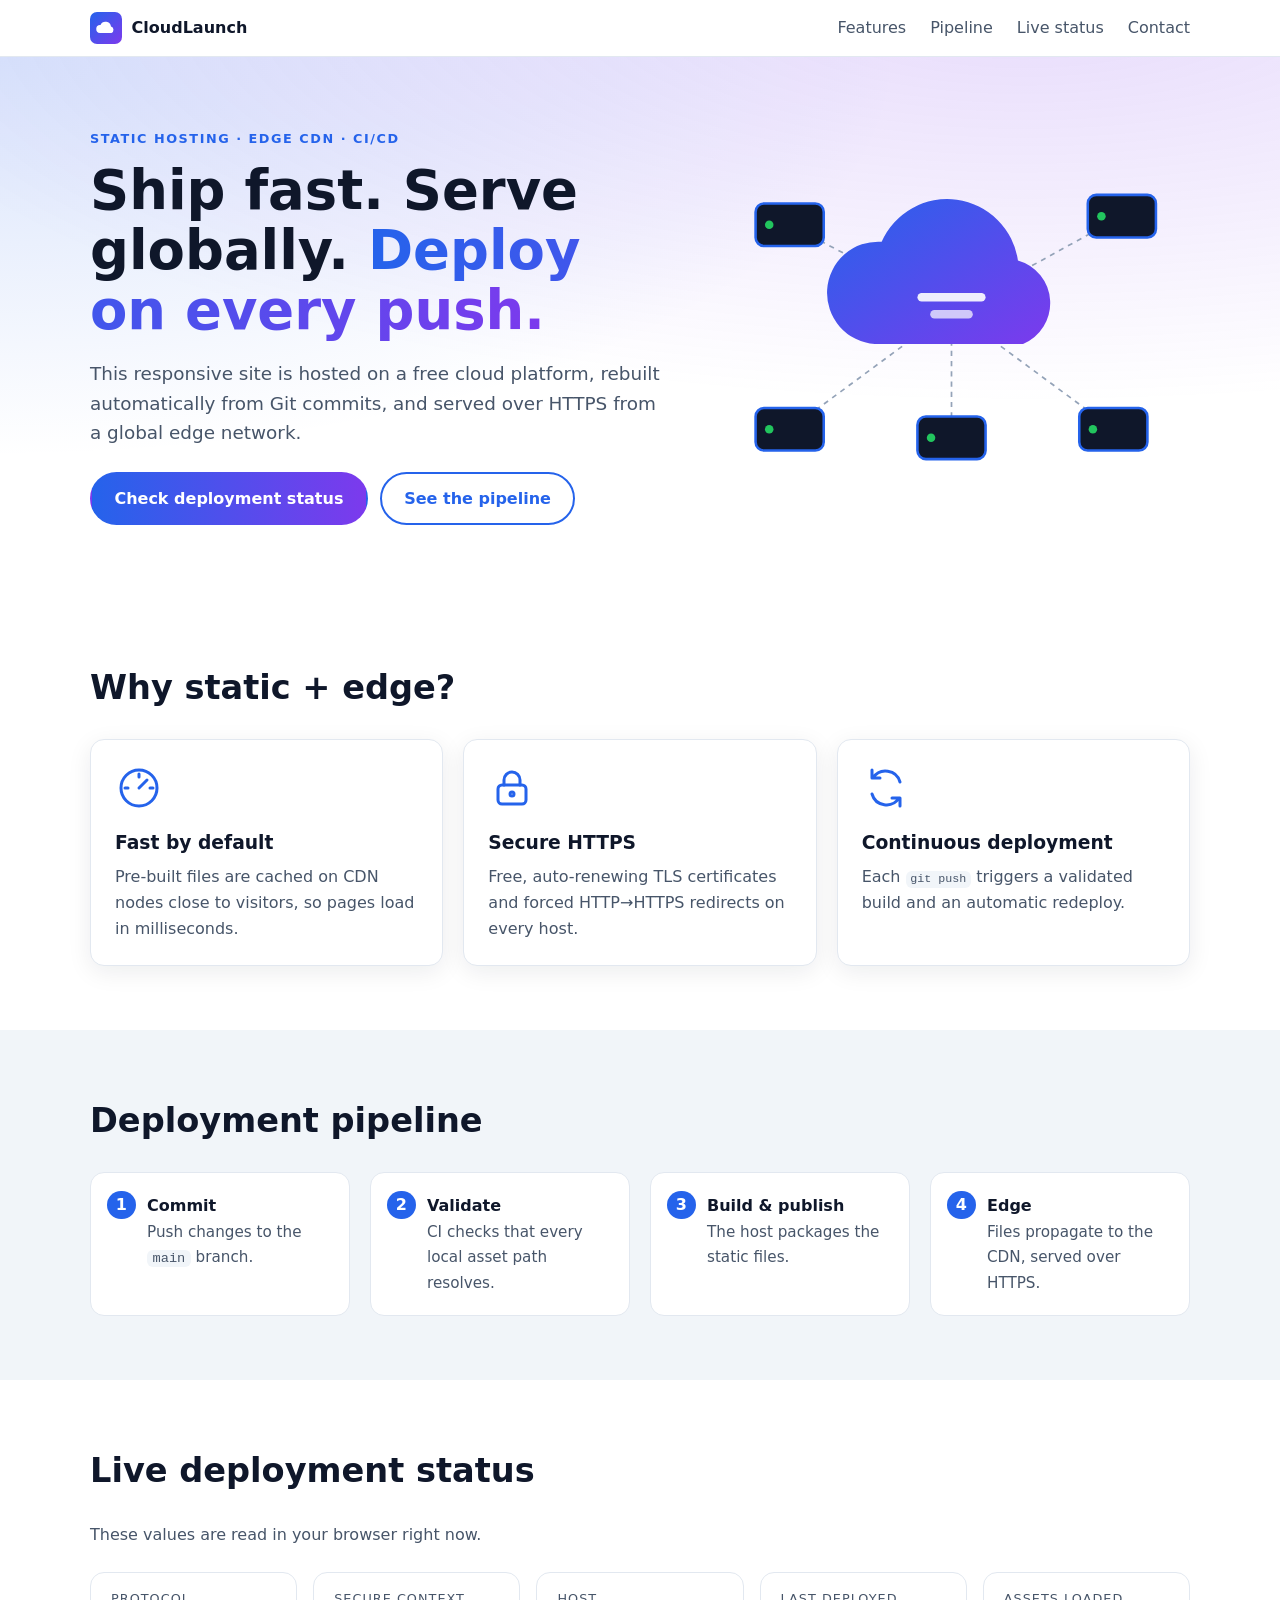
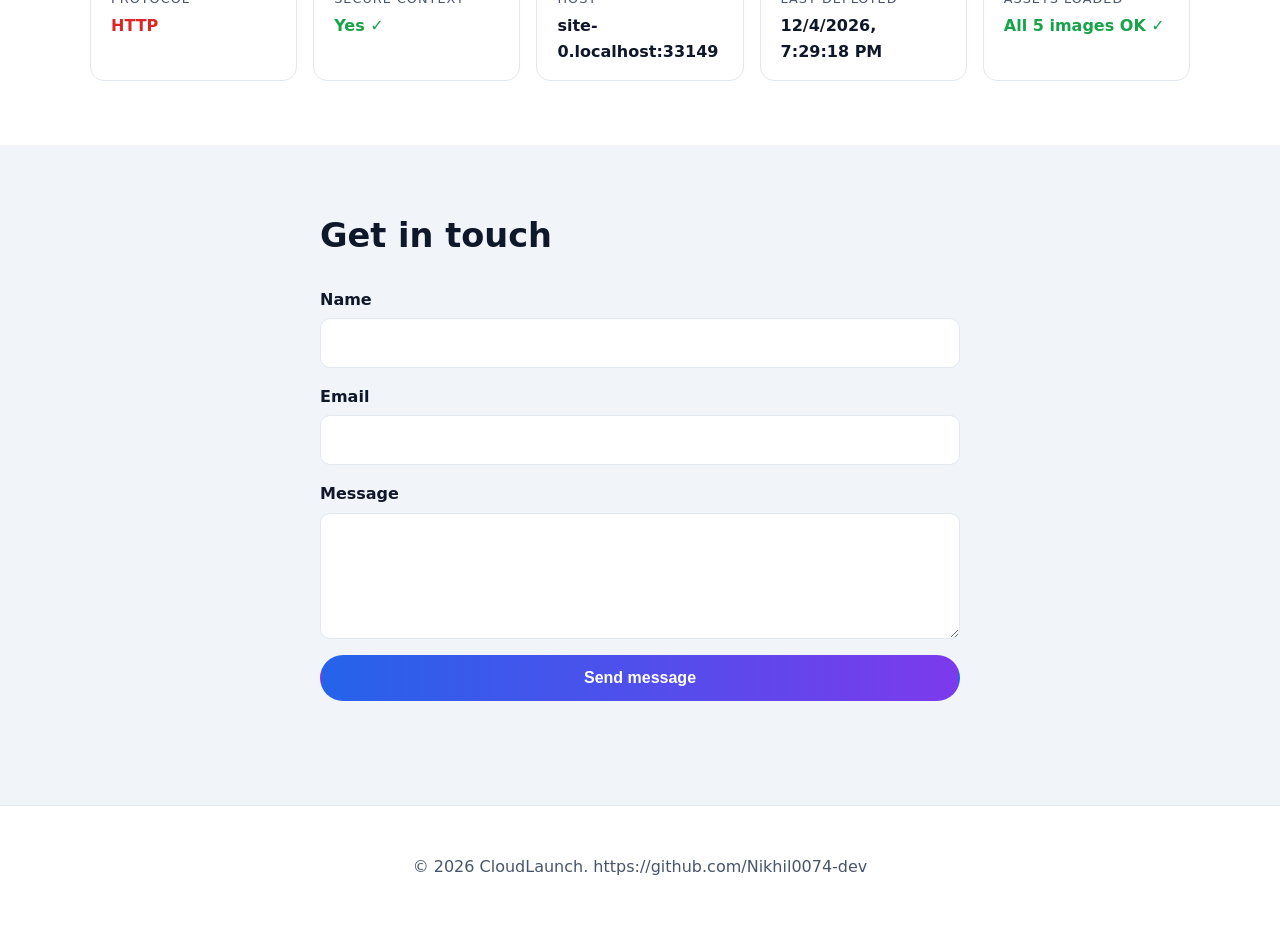
<file: index.html>
<!DOCTYPE html>
<html lang="en">
<head>
  <meta charset="UTF-8">
  <meta name="viewport" content="width=device-width, initial-scale=1">
  <title>CloudLaunch – Static Site on the Edge</title>
  <meta name="description" content="A responsive static website deployed to a free cloud host with CI/CD and HTTPS.">
  <meta name="theme-color" content="#0f172a">
  <link rel="icon" type="image/svg+xml" href="assets/img/favicon.svg">
  <link rel="stylesheet" href="assets/css/styles.css">
</head>
<body>
  <a class="skip" href="#main">Skip to content</a>

  <header class="site-header">
    <div class="container nav">
      <a class="brand" href="#top"><img src="assets/img/logo.svg" alt="" width="32" height="32"><span>CloudLaunch</span></a>
      <button class="nav-toggle" aria-label="Toggle navigation" aria-expanded="false" aria-controls="menu">☰</button>
      <nav id="menu" class="menu">
        <a href="#features">Features</a>
        <a href="#pipeline">Pipeline</a>
        <a href="#status">Live status</a>
        <a href="#contact">Contact</a>
      </nav>
    </div>
  </header>

  <main id="main">
    <section class="hero" id="top">
      <div class="container hero-grid">
        <div>
          <p class="eyebrow">Static hosting · Edge CDN · CI/CD</p>
          <h1>Ship fast. Serve globally. <span class="accent">Deploy on every push.</span></h1>
          <p class="lead">This responsive site is hosted on a free cloud platform, rebuilt automatically from Git commits, and served over HTTPS from a global edge network.</p>
          <div class="cta">
            <a class="btn primary" href="#status">Check deployment status</a>
            <a class="btn ghost" href="#pipeline">See the pipeline</a>
          </div>
        </div>
        <img class="hero-img" src="assets/img/hero.svg" alt="Illustration of a cloud connected to servers around the globe" width="560" height="420">
      </div>
    </section>

    <section class="section" id="features">
      <div class="container">
        <h2>Why static + edge?</h2>
        <div class="cards">
          <article class="card">
            <img src="assets/img/icon-speed.svg" alt="" width="48" height="48">
            <h3>Fast by default</h3>
            <p>Pre-built files are cached on CDN nodes close to visitors, so pages load in milliseconds.</p>
          </article>
          <article class="card">
            <img src="assets/img/icon-lock.svg" alt="" width="48" height="48">
            <h3>Secure HTTPS</h3>
            <p>Free, auto-renewing TLS certificates and forced HTTP→HTTPS redirects on every host.</p>
          </article>
          <article class="card">
            <img src="assets/img/icon-sync.svg" alt="" width="48" height="48">
            <h3>Continuous deployment</h3>
            <p>Each <code>git push</code> triggers a validated build and an automatic redeploy.</p>
          </article>
        </div>
      </div>
    </section>

    <section class="section alt" id="pipeline">
      <div class="container">
        <h2>Deployment pipeline</h2>
        <ol class="steps">
          <li><strong>Commit</strong><span>Push changes to the <code>main</code> branch.</span></li>
          <li><strong>Validate</strong><span>CI checks that every local asset path resolves.</span></li>
          <li><strong>Build &amp; publish</strong><span>The host packages the static files.</span></li>
          <li><strong>Edge</strong><span>Files propagate to the CDN, served over HTTPS.</span></li>
        </ol>
      </div>
    </section>

    <section class="section" id="status">
      <div class="container">
        <h2>Live deployment status</h2>
        <p class="muted">These values are read in your browser right now.</p>
        <dl class="status" id="status-list">
          <div><dt>Protocol</dt><dd id="st-protocol">…</dd></div>
          <div><dt>Secure context</dt><dd id="st-secure">…</dd></div>
          <div><dt>Host</dt><dd id="st-host">…</dd></div>
          <div><dt>Last deployed</dt><dd id="st-deploy">…</dd></div>
          <div><dt>Assets loaded</dt><dd id="st-assets">…</dd></div>
        </dl>
      </div>
    </section>

    <section class="section alt" id="contact">
      <div class="container narrow">
        <h2>Get in touch</h2>
        <form id="contact-form" novalidate>
          <label>Name <input type="text" name="name" required autocomplete="name"></label>
          <label>Email <input type="email" name="email" required autocomplete="email"></label>
          <label>Message <textarea name="message" rows="4" required></textarea></label>
          <button class="btn primary" type="submit">Send message</button>
          <p id="form-msg" role="status" aria-live="polite"></p>
        </form>
      </div>
    </section>
  </main>

  <footer class="site-footer">
    <div class="container">
      <p>© <span id="year">2026</span> CloudLaunch. https://github.com/Nikhil0074-dev</p>
    </div>
  </footer>

  <script src="assets/js/main.js" defer></script>
</body>
</html>
</file>
<file: assets/css/styles.css>
:root{
  --bg:#ffffff; --bg-alt:#f1f5f9; --text:#0f172a; --muted:#475569;
  --brand:#2563eb; --brand-2:#7c3aed; --card:#ffffff; --border:#e2e8f0;
  --radius:14px; --shadow:0 6px 24px rgba(15,23,42,.08);
}
@media (prefers-color-scheme: dark){
  :root{ --bg:#0b1220; --bg-alt:#111a2e; --text:#e5e7eb; --muted:#94a3b8; --card:#141f38; --border:#22304f; --shadow:none; }
}
*,*::before,*::after{box-sizing:border-box}
html{scroll-behavior:smooth}
body{margin:0;font-family:system-ui,-apple-system,"Segoe UI",Roboto,sans-serif;line-height:1.6;color:var(--text);background:var(--bg)}
img{max-width:100%;height:auto;display:block}
a{color:var(--brand)}
code{background:var(--bg-alt);padding:.1em .4em;border-radius:6px;font-size:.9em}
.container{width:min(1100px,92%);margin-inline:auto}
.narrow{width:min(640px,92%)}
.skip{position:absolute;left:-999px;top:0;background:var(--brand);color:#fff;padding:.5rem 1rem;z-index:100}
.skip:focus{left:0}

.site-header{position:sticky;top:0;z-index:50;background:color-mix(in srgb,var(--bg) 88%,transparent);backdrop-filter:blur(8px);border-bottom:1px solid var(--border)}
.nav{display:flex;align-items:center;justify-content:space-between;padding:.75rem 0}
.brand{display:flex;align-items:center;gap:.6rem;font-weight:700;text-decoration:none;color:var(--text)}
.menu{display:flex;gap:1.5rem}
.menu a{text-decoration:none;color:var(--muted);font-weight:500}
.menu a:hover{color:var(--brand)}
.nav-toggle{display:none;background:none;border:1px solid var(--border);color:var(--text);font-size:1.25rem;border-radius:8px;padding:.25rem .65rem;cursor:pointer}

.hero{padding:4.5rem 0;background:radial-gradient(1200px 400px at 80% -10%,rgba(124,58,237,.18),transparent),radial-gradient(900px 400px at 0% 0%,rgba(37,99,235,.18),transparent)}
.hero-grid{display:grid;grid-template-columns:1.1fr .9fr;gap:2.5rem;align-items:center}
.eyebrow{text-transform:uppercase;letter-spacing:.12em;font-size:.8rem;color:var(--brand);font-weight:700;margin:0 0 .75rem}
h1{font-size:clamp(2rem,5vw,3.4rem);line-height:1.1;margin:0 0 1rem}
.accent{background:linear-gradient(90deg,var(--brand),var(--brand-2));-webkit-background-clip:text;background-clip:text;color:transparent}
.lead{font-size:1.15rem;color:var(--muted);max-width:52ch}
.cta{display:flex;flex-wrap:wrap;gap:.75rem;margin-top:1.5rem}
.btn{display:inline-block;padding:.75rem 1.4rem;border-radius:999px;font-weight:600;text-decoration:none;border:2px solid transparent;cursor:pointer;font-size:1rem;transition:transform .15s}
.btn:hover{transform:translateY(-2px)}
.btn.primary{background:linear-gradient(90deg,var(--brand),var(--brand-2));color:#fff}
.btn.ghost{border-color:var(--brand);color:var(--brand);background:transparent}

.section{padding:4rem 0}
.section.alt{background:var(--bg-alt)}
h2{font-size:clamp(1.5rem,3vw,2.1rem);margin:0 0 1.5rem}
.muted{color:var(--muted)}
.cards{display:grid;grid-template-columns:repeat(auto-fit,minmax(240px,1fr));gap:1.25rem}
.card{background:var(--card);border:1px solid var(--border);border-radius:var(--radius);padding:1.5rem;box-shadow:var(--shadow)}
.card h3{margin:1rem 0 .4rem}
.card p{margin:0;color:var(--muted)}

.steps{list-style:none;counter-reset:s;margin:0;padding:0;display:grid;grid-template-columns:repeat(auto-fit,minmax(220px,1fr));gap:1.25rem}
.steps li{counter-increment:s;background:var(--card);border:1px solid var(--border);border-radius:var(--radius);padding:1.25rem 1.25rem 1.25rem 3.5rem;position:relative}
.steps li::before{content:counter(s);position:absolute;left:1rem;top:1.1rem;width:1.8rem;height:1.8rem;border-radius:50%;background:var(--brand);color:#fff;display:grid;place-items:center;font-weight:700}
.steps strong{display:block}
.steps span{color:var(--muted);font-size:.95rem}

.status{display:grid;grid-template-columns:repeat(auto-fit,minmax(200px,1fr));gap:1rem;margin:1.5rem 0 0}
.status div{background:var(--card);border:1px solid var(--border);border-radius:var(--radius);padding:1rem 1.25rem}
.status dt{font-size:.8rem;text-transform:uppercase;letter-spacing:.08em;color:var(--muted)}
.status dd{margin:.25rem 0 0;font-weight:700;word-break:break-word}
.ok{color:#16a34a}.bad{color:#dc2626}

form{display:grid;gap:1rem}
label{display:grid;gap:.35rem;font-weight:600}
input,textarea{font:inherit;padding:.7rem .9rem;border-radius:10px;border:1px solid var(--border);background:var(--card);color:var(--text)}
input:focus,textarea:focus{outline:2px solid var(--brand);outline-offset:1px}
#form-msg{min-height:1.5em;margin:0}

.site-footer{padding:2rem 0;border-top:1px solid var(--border);text-align:center;color:var(--muted)}
.notfound{min-height:100vh;display:grid;place-content:center;text-align:center;gap:.5rem}
.notfound h1{font-size:6rem;margin:0}

@media (max-width:820px){
  .hero-grid{grid-template-columns:1fr}
  .hero-img{order:-1;max-width:420px;margin-inline:auto}
  .nav-toggle{display:block}
  .menu{display:none;position:absolute;top:100%;left:0;right:0;background:var(--bg);flex-direction:column;gap:0;border-bottom:1px solid var(--border)}
  .menu.open{display:flex}
  .menu a{padding:.9rem 4%}
}
@media (prefers-reduced-motion:reduce){html{scroll-behavior:auto}.btn{transition:none}}
</file>
